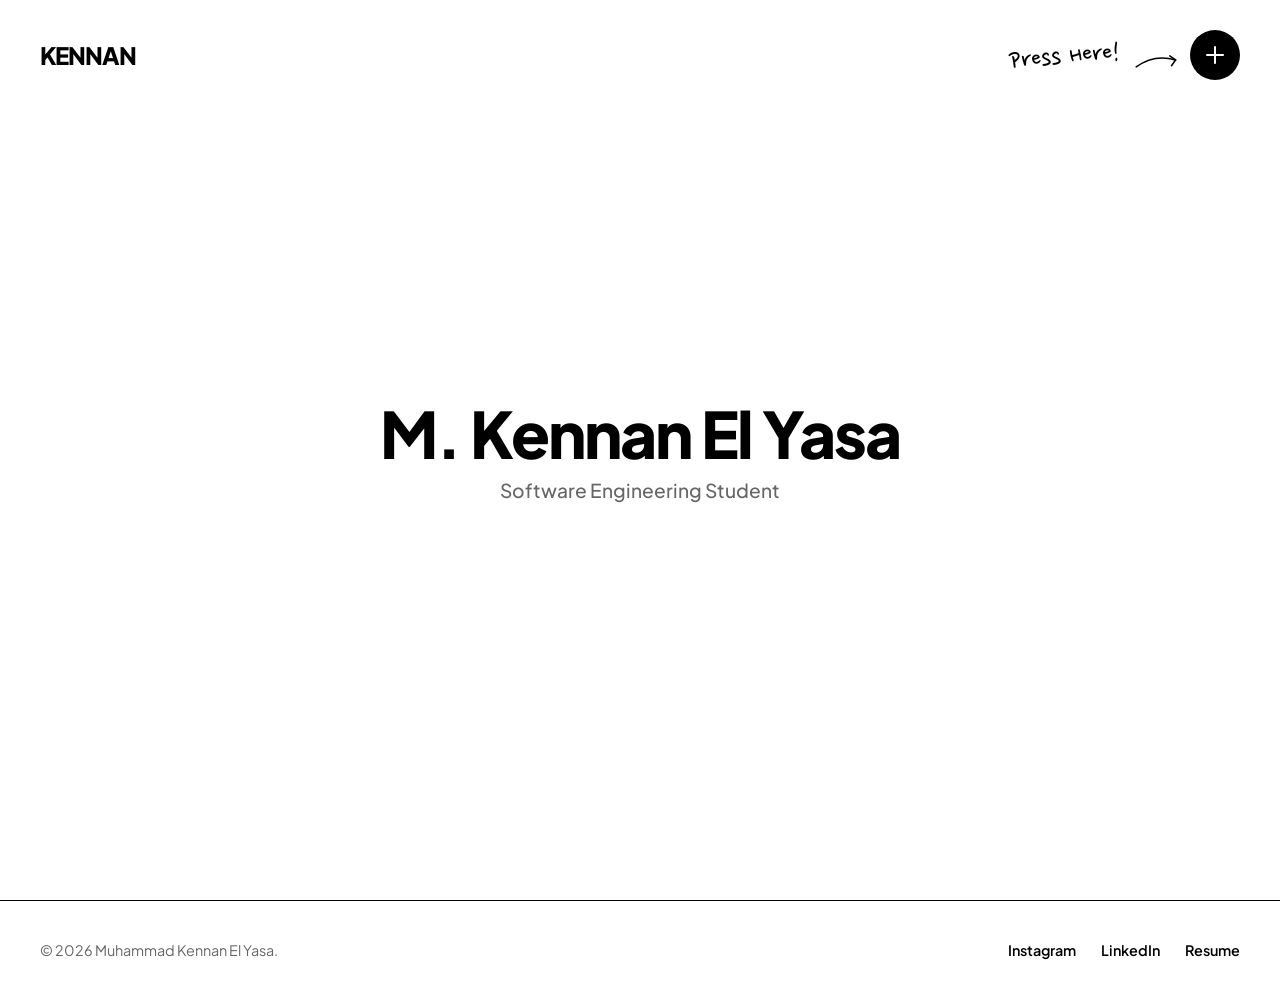
<file: index.html>
<!DOCTYPE html>
<html lang="id">
<head>
    <meta charset="UTF-8">
    <meta name="viewport" content="width=device-width, initial-scale=1.0">
    <title>M. Kennan El Yasa</title>
    <link rel="stylesheet" href="B.css">
</head>
<body>

    <nav class="navbar">
        <a href="index.html" class="brand">KENNAN</a>

        <button class="menu-toggle" onclick="toggleMenu()">
            <div class="menu-icon">
                <span></span> <span></span> </div>
        </button>
    </nav>

    <div class="click-guide">
        <span class="guide-text">Press Here!</span>
        <svg class="guide-arrow" viewBox="0 0 100 50" fill="none" stroke="black" stroke-width="3" stroke-linecap="round">
            <path d="M10,25 Q50,5 90,25" /> <path d="M90,25 L80,15" />      <path d="M90,25 L80,35" />      </svg>
    </div>

    <div class="overlay-menu">
        <ul class="menu-links">
            <li><a href="Portofolio.html">Projects</a></li>
            <li><a href="Biodata.html">About</a></li>
           <li><a href="kontak.html">Contact</a></li>
        </ul>
    </div>

    <main class="hero-minimal">
        <h1>M. Kennan El Yasa</h1>
        <p>Software Engineering Student</p>
    </main>
<footer>
        <p>&copy; 2026 Muhammad Kennan El Yasa.</p>
        
        <div class="footer-socials">
             <a href="https://www.instagram.com/maskennan_/" target="_blank">Instagram</a>
            <a href="https://www.linkedin.com/in/kennan-elyasa-a65a0b298/" target="_blank">LinkedIn</a>
            <a href="resume.html">Resume</a>
        </div>
    </footer>
<script>
        function toggleMenu() { document.body.classList.toggle('menu-open'); }
    </script>
</body>
</html>
</file>
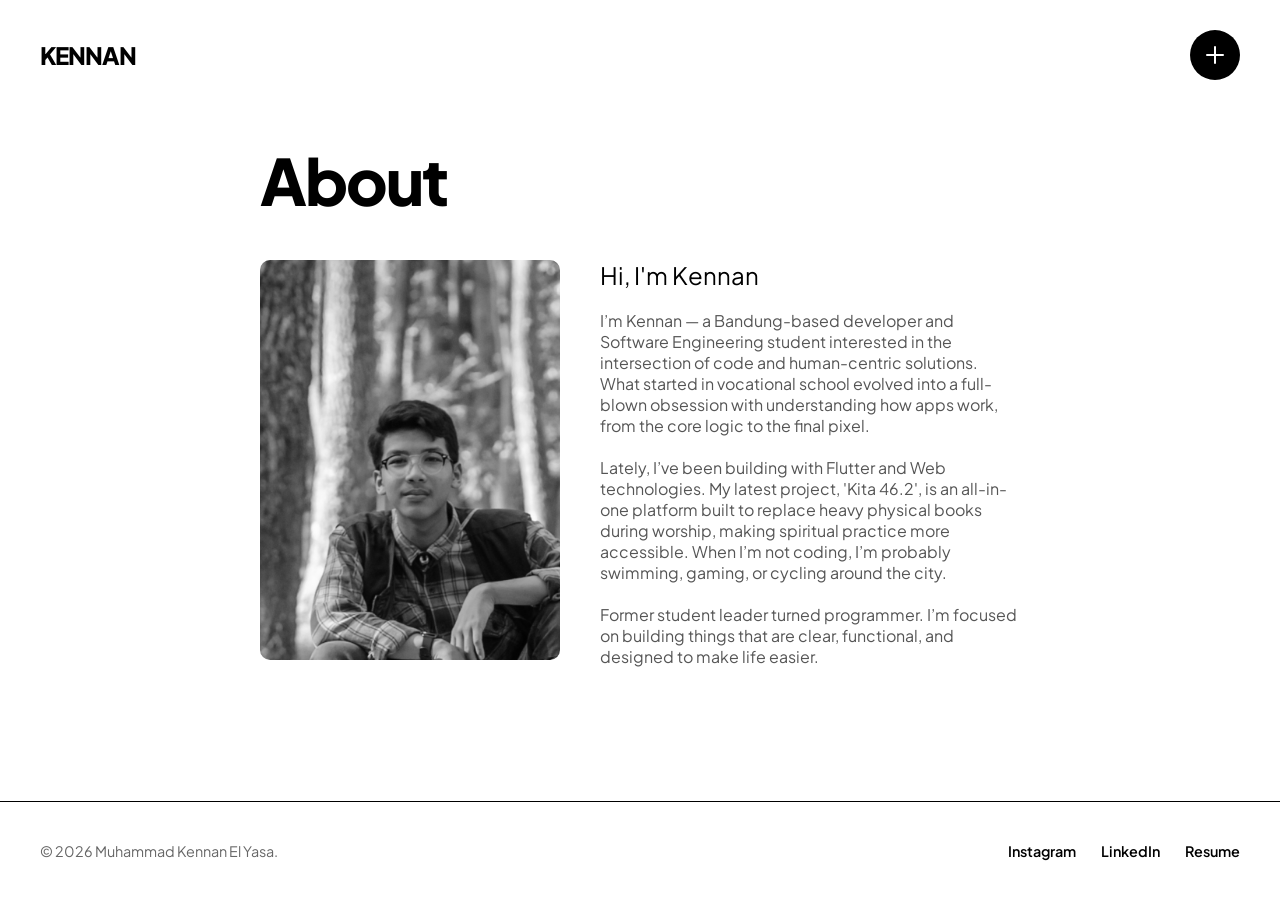
<file: Biodata.html>
<!DOCTYPE html>
<html lang="id">
<head>
    <meta charset="UTF-8">
    <meta name="viewport" content="width=device-width, initial-scale=1.0">
    <title>About - Kennan</title>
    <link rel="stylesheet" href="B.css">
</head>
<body>

    <nav class="navbar">
        <a href="index.html" class="brand">KENNAN</a>
        <button class="menu-toggle" onclick="toggleMenu()">
            <div class="menu-icon">
                <span></span><span></span>
            </div>
        </button>
    </nav>

    <div class="overlay-menu">
        <ul class="menu-links">
            <li><a href="Portofolio.html">Projects</a></li>
            <li><a href="Biodata.html">About</a></li> 
            <li><a href="kontak.html">Contact</a></li>
        </ul>
    </div>

    <main class="container">
        <h1 class="page-title">About</h1>
        
        <div style="display: flex; gap: 40px; flex-wrap: wrap;">
            <img src="Media/hutan2.JPG" style="width: 300px; height: 400px; object-fit: cover; filter: grayscale(100%); border-radius: 10px;">
            <div style="flex: 1; max-width: 600px;">
                <p style="font-size: 1.5rem; margin-bottom: 20px;">
                    Hi, I'm Kennan
                </p>
                <p style="color: #555;">
                    I’m Kennan — a Bandung-based developer and Software Engineering student interested in the intersection of code and human-centric solutions. What started in vocational school evolved into a full-blown obsession with understanding how apps work, from the core logic to the final pixel.
                </p></br>
                <p style="color: #555;">
                    Lately, I’ve been building with Flutter and Web technologies. My latest project, 'Kita 46.2', is an all-in-one platform built to replace heavy physical books during worship, making spiritual practice more accessible. When I’m not coding, I’m probably swimming, gaming, or cycling around the city.
                </p></br>
                <p style="color: #555;">
                    Former student leader turned programmer. I’m focused on building things that are clear, functional, and designed to make life easier.
                </p>
            </div>
        </div>
    </main>
<footer>
        <p>&copy; 2026 Muhammad Kennan El Yasa.</p>
        
        <div class="footer-socials">
             <a href="https://www.instagram.com/maskennan_/" target="_blank">Instagram</a>
            <a href="https://www.linkedin.com/in/kennan-elyasa-a65a0b298/" target="_blank">LinkedIn</a>
            <a href="resume.html">Resume</a>
        </div>
    </footer>
    <script>
        function toggleMenu() {
            document.body.classList.toggle('menu-open');
        }
    </script>

</body>
</html>
</file>
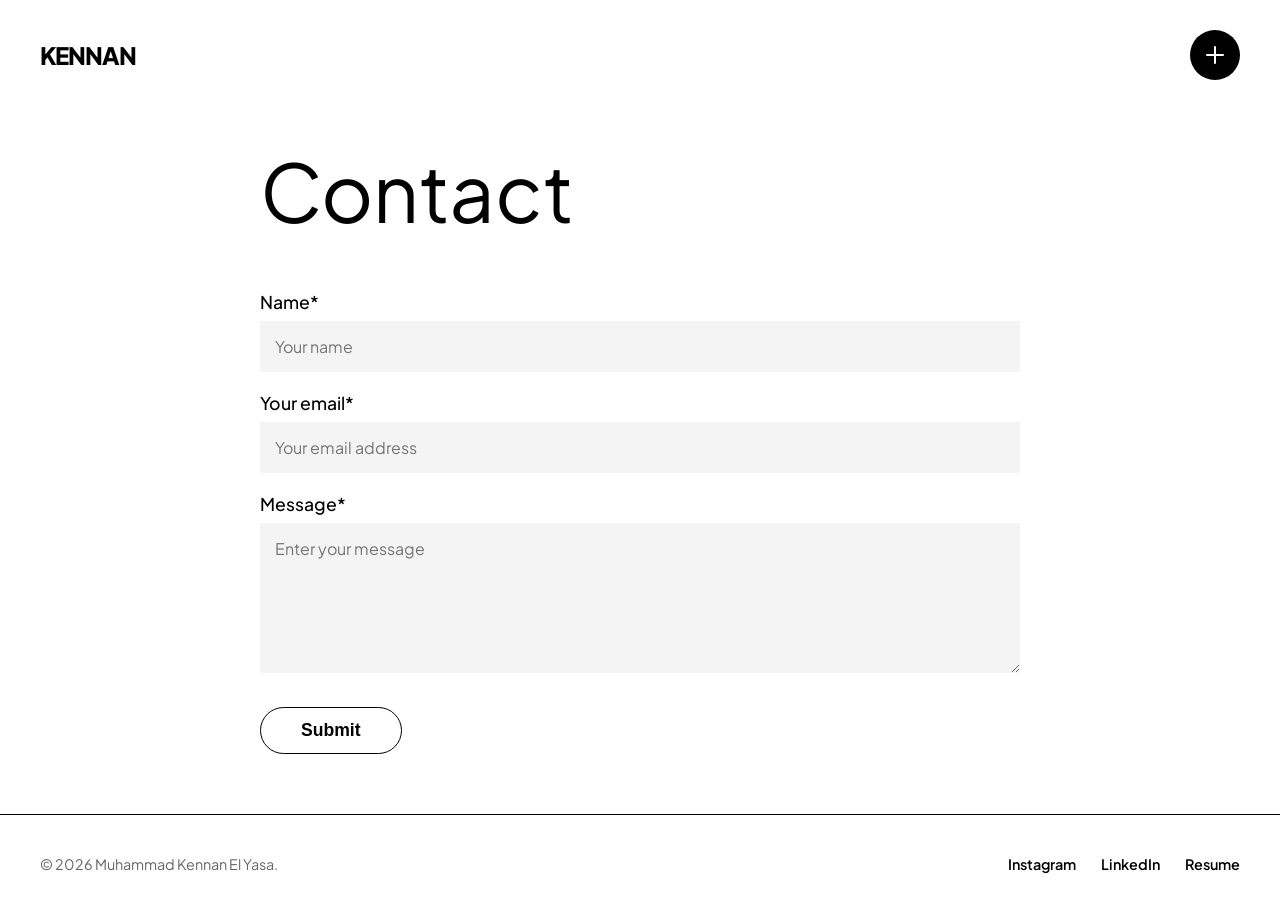
<file: kontak.html>
<!DOCTYPE html>
<html lang="id">
<head>
    <meta charset="UTF-8">
    <meta name="viewport" content="width=device-width, initial-scale=1.0">
    <title>Contact - Kennan</title>
    <link rel="stylesheet" href="B.css">
    
    <style>
        .popup-overlay {
            position: fixed; top: 0; left: 0; width: 100%; height: 100%;
            background: rgba(0, 0, 0, 0.4); z-index: 9999;
            display: none; justify-content: center; align-items: center;
            opacity: 0; transition: opacity 0.3s ease;
        }
        .popup-overlay.show { display: flex; opacity: 1; }
        .popup-content {
            background: #ffffff; padding: 40px 30px; border-radius: 8px;
            text-align: center; max-width: 400px; width: 90%;
            box-shadow: 0 10px 30px rgba(0,0,0,0.1);
            transform: translateY(20px); transition: transform 0.3s ease;
            border: 1px solid #eaeaea;
        }
        .popup-overlay.show .popup-content { transform: translateY(0); }
        .popup-content h2 { margin-bottom: 10px; font-size: 1.8rem; color: #000; }
        .popup-content p { color: #555; margin-bottom: 25px; line-height: 1.6; font-size: 1rem; }
        .btn-close-popup { width: 100%; margin-top: 0; }
    </style>
</head>
<body>

    <nav class="navbar">
        <a href="index.html" class="brand">KENNAN</a>
        <button class="menu-toggle" onclick="toggleMenu()">
            <div class="menu-icon"><span></span><span></span></div>
        </button>
    </nav>

    <div class="overlay-menu">
        <ul class="menu-links">
            <li><a href="Portofolio.html">Projects</a></li>
            <li><a href="Biodata.html">About</a></li>
            <li><a href="kontak.html">Contact</a></li> 
        </ul>
    </div>

    <main class="container">
        <h1 class="contact-title">Contact</h1>

        <form id="contactForm" action="https://formsubmit.co/ajax/muhammadkennanelyasa@gmail.com" method="POST" class="contact-form">
            
            <input type="hidden" name="_captcha" value="false">

            <div class="form-group">
                <label for="name">Name*</label>
                <input type="text" id="name" name="name" placeholder="Your name" required>
            </div>

            <div class="form-group">
                <label for="email">Your email*</label>
                <input type="email" id="email" name="email" placeholder="Your email address" required>
            </div>

            <div class="form-group">
                <label for="message">Message*</label>
                <textarea id="message" name="message" placeholder="Enter your message" required></textarea>
            </div>

            <button type="submit" class="btn-submit">Submit</button>
        </form>

        <div id="successPopup" class="popup-overlay">
            <div class="popup-content">
                <h2>Sent!</h2>
                <p>Thank you, your message has been sent successfully. I will respond to your email as soon as possible.</p>
                <button onclick="closePopup()" class="btn-submit btn-close-popup">Close</button>
            </div>
        </div>

    </main>
    
    <footer>
        <p>&copy; 2026 Muhammad Kennan El Yasa.</p>
        <div class="footer-socials">
            <a href="https://www.instagram.com/maskennan_/" target="_blank">Instagram</a>
            <a href="https://www.linkedin.com/in/kennan-elyasa-a65a0b298/" target="_blank">LinkedIn</a>
            <a href="resume.html">Resume</a>
        </div>
    </footer>
    
    <script>
        function toggleMenu() { document.body.classList.toggle('menu-open'); }

        const form = document.getElementById('contactForm');
        const popup = document.getElementById('successPopup');

        form.addEventListener('submit', function(e) {
            e.preventDefault(); 
            
            // Mengubah tombol menjadi "Mengirim..." saat proses loading
            const submitBtn = form.querySelector('button[type="submit"]');
            const originalBtnText = submitBtn.innerText;
            submitBtn.innerText = "Sending...";
            submitBtn.disabled = true;

            const formData = new FormData(form);

            fetch(form.action, {
                method: 'POST',
                body: formData,
                headers: {
                    'Accept': 'application/json' 
                }
            })
            .then(response => response.json())
            .then(data => {
                // Munculkan pop up
                popup.classList.add('show');
                form.reset();
                
                // Kembalikan tombol seperti semula
                submitBtn.innerText = originalBtnText;
                submitBtn.disabled = false;
            })
            .catch(error => {
                console.error(error);
                alert('Oops! Pastikan kamu membuka website ini lewat Netlify (bukan file lokal) dan koneksi internet stabil.');
                
                // Kembalikan tombol seperti semula
                submitBtn.innerText = originalBtnText;
                submitBtn.disabled = false;
            });
        });

        function closePopup() {
            popup.classList.remove('show');
        }
    </script>
</body>
</html>
</file>
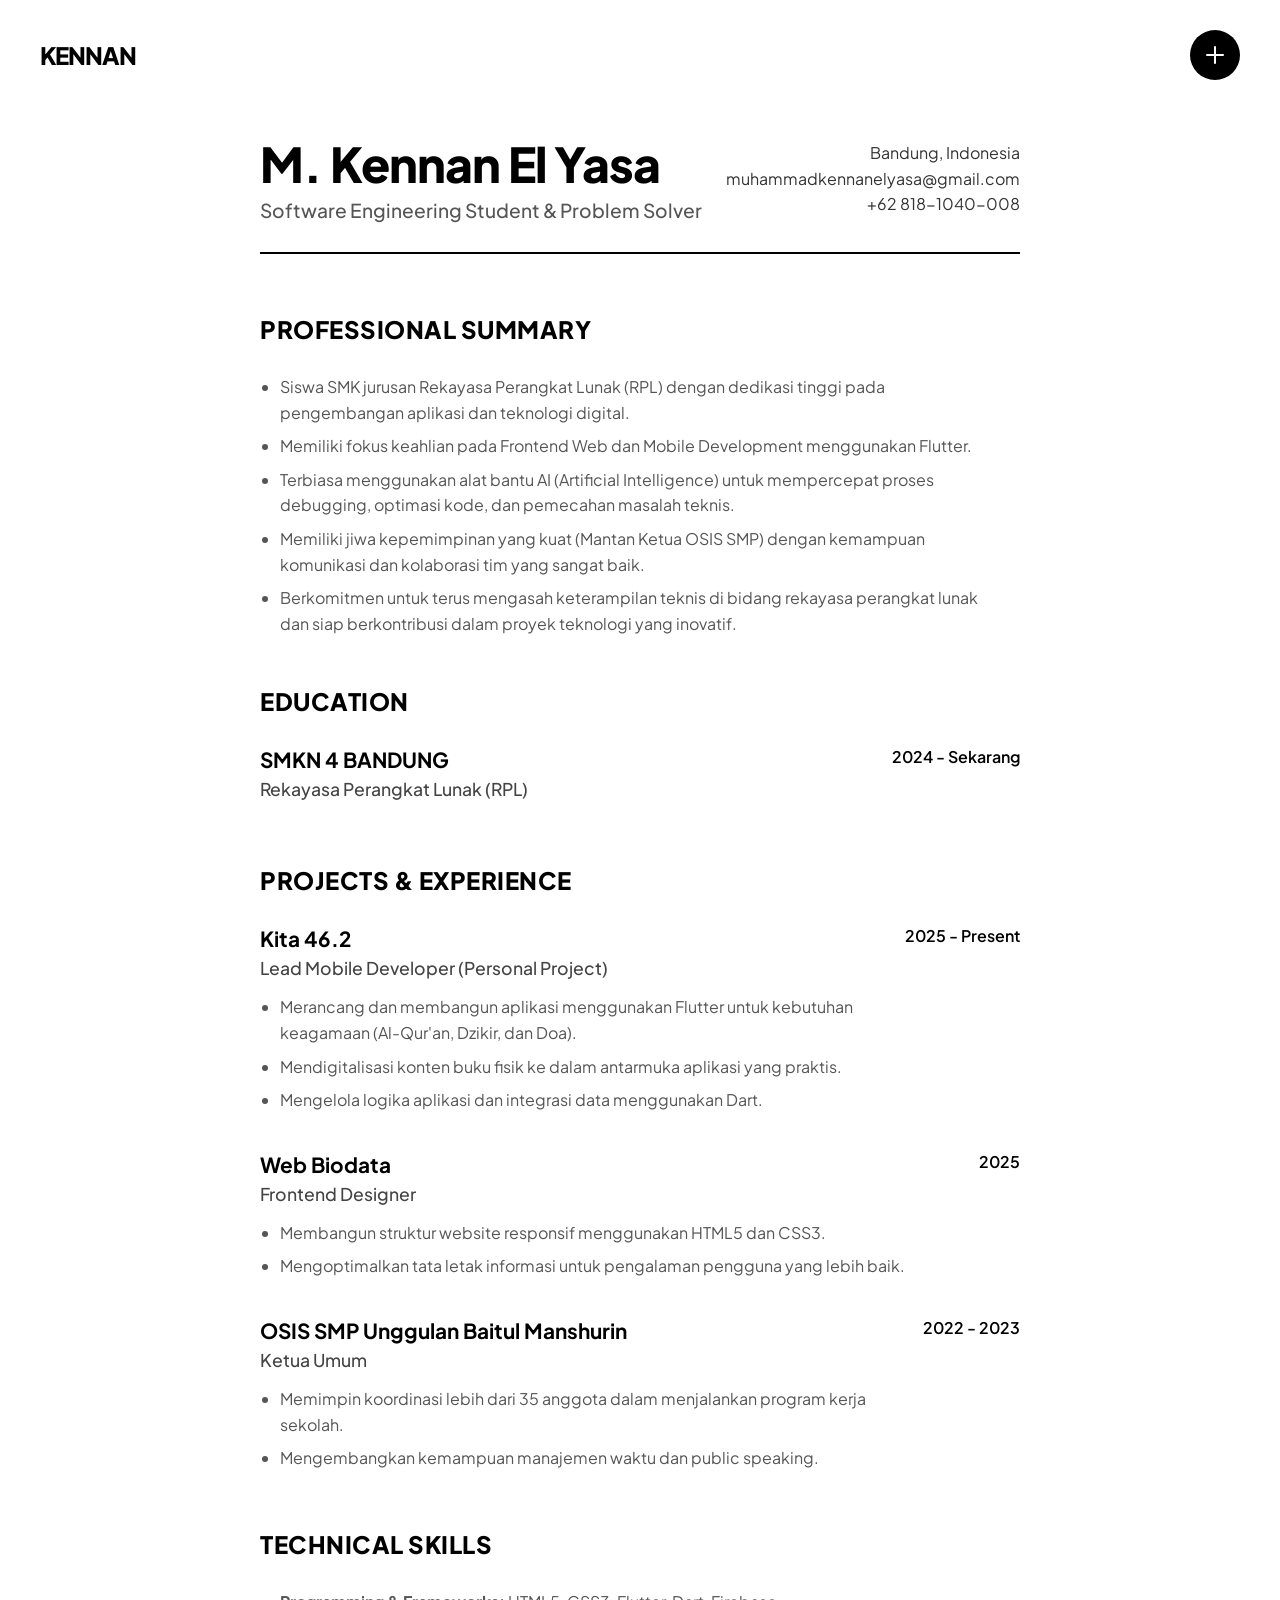
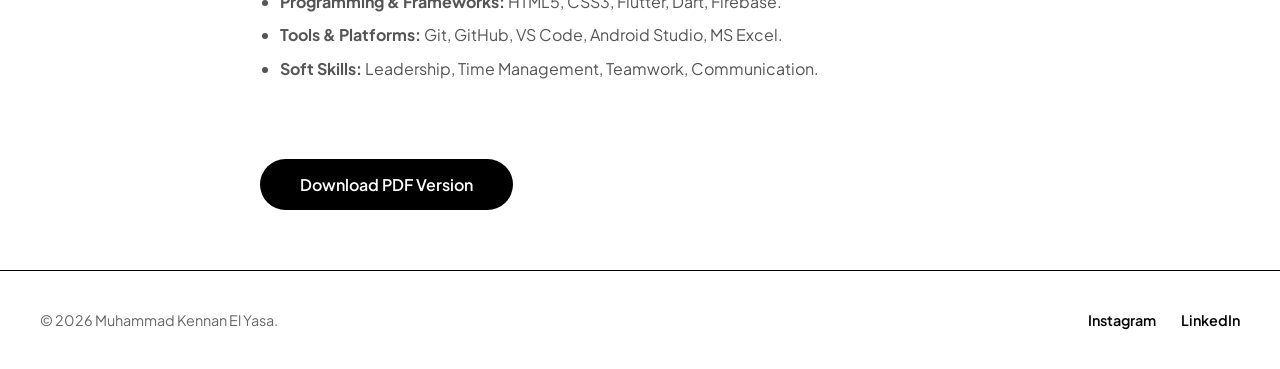
<file: resume.html>
<!DOCTYPE html>
<html lang="id">
<head>
    <meta charset="UTF-8">
    <meta name="viewport" content="width=device-width, initial-scale=1.0">
    <title>Resume - Muhammad Kennan El Yasa</title>
    <link rel="stylesheet" href="B.css">
</head>
<body>

    <nav class="navbar">
        <a href="index.html" class="brand">KENNAN</a>
        <button class="menu-toggle" onclick="toggleMenu()">
            <div class="menu-icon"><span></span><span></span></div>
        </button>
    </nav>

    <div class="overlay-menu">
        <ul class="menu-links">
            <li><a href="Portofolio.html">Projects</a></li>
            <li><a href="Biodata.html">About</a></li>
            <li><a href="kontak.html">Contact</a></li>
        </ul>
    </div>

    <main class="container">
        
        <header class="resume-header">
            <div class="resume-name">
                <h1>M. Kennan El Yasa</h1>
                <p>Software Engineering Student & Problem Solver</p>
            </div>
            <div class="resume-contact">
                <p>Bandung, Indonesia</p>
                <p>muhammadkennanelyasa@gmail.com</p>
                <p>+62 818-1040-008</p>
            </div>
        </header>

        <section class="resume-section">
            <h2 class="section-title">Professional Summary</h2>
             <div class="item-main">
                    <ul>
                        <li>Siswa SMK jurusan Rekayasa Perangkat Lunak (RPL) dengan dedikasi tinggi pada pengembangan aplikasi dan teknologi digital.</li>
                        <li>Memiliki fokus keahlian pada Frontend Web dan Mobile Development menggunakan Flutter.</li>
                        <li>Terbiasa menggunakan alat bantu AI (Artificial Intelligence) untuk mempercepat proses debugging, optimasi kode, dan pemecahan masalah teknis.</li>
                        <li>Memiliki jiwa kepemimpinan yang kuat (Mantan Ketua OSIS SMP) dengan kemampuan komunikasi dan kolaborasi tim yang sangat baik.</li>
                        <li>Berkomitmen untuk terus mengasah keterampilan teknis di bidang rekayasa perangkat lunak dan siap berkontribusi dalam proyek teknologi yang inovatif.</li>
                    </ul>
                </div>
        </section>

        <section class="resume-section">
            <h2 class="section-title">Education</h2>
            <div class="resume-item">
                <div class="item-main">
                    <h3>SMKN 4 BANDUNG</h3>
                    <h4>Rekayasa Perangkat Lunak (RPL)</h4>
                </div>
                <div class="item-date">2024 - Sekarang</div>
            </div>
        </section>

        <section class="resume-section">
            <h2 class="section-title">Projects & Experience</h2>
            
            <div class="resume-item">
                <div class="item-main">
                    <h3>Kita 46.2</h3>
                    <h4>Lead Mobile Developer (Personal Project)</h4>
                    <ul>
                        <li>Merancang dan membangun aplikasi menggunakan Flutter untuk kebutuhan keagamaan (Al-Qur'an, Dzikir, dan Doa).</li>
                        <li>Mendigitalisasi konten buku fisik ke dalam antarmuka aplikasi yang praktis.</li>
                        <li>Mengelola logika aplikasi dan integrasi data menggunakan Dart.</li>
                    </ul>
                </div>
                <div class="item-date">2025 - Present</div>
            </div>

            <div class="resume-item">
                <div class="item-main">
                    <h3>Web Biodata</h3>
                    <h4>Frontend Designer</h4>
                    <ul>
                        <li>Membangun struktur website responsif menggunakan HTML5 dan CSS3.</li>
                        <li>Mengoptimalkan tata letak informasi untuk pengalaman pengguna yang lebih baik.</li>
                    </ul>
                </div>
                <div class="item-date">2025</div>
            </div>

            <div class="resume-item">
                <div class="item-main">
                    <h3>OSIS SMP Unggulan Baitul Manshurin</h3>
                    <h4>Ketua Umum</h4>
                    <ul>
                        <li>Memimpin koordinasi lebih dari 35 anggota dalam menjalankan program kerja sekolah.</li>
                        <li>Mengembangkan kemampuan manajemen waktu dan public speaking.</li>
                    </ul>
                </div>
                <div class="item-date">2022 - 2023</div>
            </div>
        </section>

        <section class="resume-section">
            <h2 class="section-title">Technical Skills</h2>
            <div class="resume-item">
                <div class="item-main">
                    <ul>
                        <li><strong>Programming & Frameworks:</strong> HTML5, CSS3, Flutter, Dart, Firebase.</li>
                        <li><strong>Tools & Platforms:</strong> Git, GitHub, VS Code, Android Studio, MS Excel.</li>
                        <li><strong>Soft Skills:</strong> Leadership, Time Management, Teamwork, Communication.</li>
                    </ul>
                </div>
            </div>
        </section>

        <a href="#" class="download-btn">Download PDF Version</a>

    </main>

    <footer>
        <p>&copy; 2026 Muhammad Kennan El Yasa.</p>
        <div class="footer-socials">
            <a href="https://www.instagram.com/maskennan_/" target="_blank">Instagram</a>
            <a href="https://www.linkedin.com/in/kennan-elyasa-a65a0b298/" target="_blank">LinkedIn</a>
        </div>
    </footer>

    <script>
        function toggleMenu() { document.body.classList.toggle('menu-open'); }
    </script>
</body>
</html>
</file>
<file: B.css>
/* --- B.css : FINAL VERSION (Index Fix + Contact Form + Footer) --- */

/* Tambahkan ini untuk font tulisan tangan yang kece */
@import url('https://fonts.googleapis.com/css2?family=Nanum+Pen+Script&display=swap');
/* Import Font */
@import url('https://fonts.googleapis.com/css2?family=Plus+Jakarta+Sans:wght@400;500;700;800&display=swap');
/* Opsional: Font Serif untuk Judul Contact agar mirip referensi */
@import url('https://fonts.googleapis.com/css2?family=Playfair+Display:wght@400;600&display=swap');

:root {
  --bg-color: #ffffff;
  --text-color: #000000;
  --menu-bg: #ffffff;
  --input-bg: #f4f4f4; /* Warna abu-abu kolom input */
  --z-navbar: 2000;
  --z-menu: 1500;
}

* { margin: 0; padding: 0; box-sizing: border-box; }

body {
  background-color: var(--bg-color);
  color: var(--text-color);
  font-family: 'Plus Jakarta Sans', sans-serif;
  overflow-x: hidden;
  width: 100%;
  display: flex;
  flex-direction: column;
  min-height: 100vh; /* Agar footer selalu di bawah */
}

a { text-decoration: none; color: inherit; }

/* --- NAVBAR FIXED --- */
.navbar {
  position: fixed; top: 0; left: 0; width: 100%;
  padding: 30px 40px; display: flex; justify-content: space-between; align-items: center;
  z-index: var(--z-navbar);
  background: transparent;
}

.brand {
  font-weight: 800;
  font-size: 1.5rem; /* Sedikit lebih besar */
  text-transform: uppercase;
  color: #000;
  letter-spacing: -1px; /* Agar lebih padat & modern */
  background: none;
  padding: 0;
  border: none;
  backdrop-filter: none;
}

.menu-toggle {
  width: 50px; height: 50px; background: #000; color: #fff;
  border-radius: 50%; border: none; cursor: pointer;
  display: flex; justify-content: center; align-items: center;
  transition: transform 0.3s ease; z-index: 2001;
}
.menu-toggle:hover { transform: scale(1.1); }

.menu-icon { position: relative; width: 18px; height: 18px; }
.menu-icon span {
  position: absolute; background-color: #fff; border-radius: 2px; transition: 0.4s;
}
.menu-icon span:nth-child(1) { width: 100%; height: 2px; top: 50%; left: 0; transform: translateY(-50%); }
.menu-icon span:nth-child(2) { width: 2px; height: 100%; top: 0; left: 50%; transform: translateX(-50%); }

body.menu-open .menu-toggle { background: #000; }
body.menu-open .menu-icon span:nth-child(1) { transform: translateY(-50%) rotate(45deg); }
body.menu-open .menu-icon span:nth-child(2) { transform: translateX(-50%) rotate(45deg); }


/* --- OVERLAY MENU --- */
.overlay-menu {
  position: fixed; top: 0; left: 0; width: 100%; height: 100vh;
  background-color: var(--menu-bg);
  display: flex; flex-direction: column; justify-content: center;
  padding-left: 8%; z-index: var(--z-menu);
  opacity: 0; visibility: hidden; transition: 0.4s;
}
body.menu-open .overlay-menu { opacity: 1; visibility: visible; }

.menu-links {
  list-style: none;
  padding: 0;
}
.menu-links li {
  overflow: hidden;
  /* Hapus margin-bottom negatif yang bikin kepotong */
  margin-bottom: 0; 
}
.menu-links a {
  display: block;
  font-size: 8vw; /* Ukuran font besar */
  font-weight: 700;
  color: #000;
  
  /* PERBAIKAN UTAMA DISINI */
  line-height: 1.3;      /* Beri jarak antar baris lebih lega */
  padding: 10px 0;       /* Beri ruang atas/bawah agar huruf 'g', 'y', 'j' tidak kepotong */
  
  letter-spacing: -3px;
  transform: translateY(100%);
  transition: transform 0.5s cubic-bezier(0.19, 1, 0.22, 1);
}
.menu-links a:hover { color: #444; transform: translateX(20px) !important; }

body.menu-open .menu-links li:nth-child(1) a { transition-delay: 0.1s; transform: translateY(0); }
body.menu-open .menu-links li:nth-child(2) a { transition-delay: 0.2s; transform: translateY(0); }
body.menu-open .menu-links li:nth-child(3) a { transition-delay: 0.3s; transform: translateY(0); }


/* --- HERO INDEX (Fix Overlapping) --- */
.hero-minimal {
  width: 100%;
  height: 100vh;       /* Tinggi Full Layar */
  min-height: 600px;   /* Minimal tinggi agar tidak gepeng di layar pendek */
  display: flex;
  flex-direction: column;
  justify-content: center; /* Konten di tengah vertikal */
  align-items: center;     /* Konten di tengah horizontal */
  text-align: center;
  padding: 0 20px;
  position: relative;
  z-index: 1;          /* Di bawah navbar */
}
.hero-minimal h1 {
  font-size: 4rem; font-weight: 800; letter-spacing: -2px;
  margin-bottom: 10px; line-height: 1.1;
}
.hero-minimal p { font-size: 1.2rem; color: #666; font-weight: 500; }


/* --- CONTAINER UTAMA (Biodata/Portofolio/Contact) --- */
.container {
  max-width: 800px;
  margin: 0 auto;
  padding: 140px 20px 60px 20px;
  width: 100%;
  flex: 1; /* Mendorong footer ke bawah */
}

.page-title {
  font-size: 4rem; font-weight: 800; margin-bottom: 40px; letter-spacing: -2px;
}
/* Style Judul Contact agar mirip referensi */
.contact-title {
  font-family: 'Plus Jakarta Sans', sans-serif; /* Font Serif Elegan */
  font-size: 5rem;
  font-weight: 400;
  margin-bottom: 50px;
}

/* --- CONTACT FORM STYLE (Baru) --- */
.contact-form {
  display: flex; flex-direction: column; gap: 20px;
}
.form-group label {
  display: block; font-size: 1.1rem; margin-bottom: 8px; font-weight: 500;
}
.form-group input, 
.form-group textarea {
  width: 100%;
  padding: 15px;
  background-color: var(--input-bg); /* Abu-abu muda */
  border: none;
  font-size: 1rem;
  font-family: 'Plus Jakarta Sans', sans-serif;
  color: #333;
  outline: none;
  transition: 0.3s;
}
.form-group input:focus, 
.form-group textarea:focus {
  background-color: #eaeaea; /* Gelap dikit pas diklik */
}
.form-group textarea {
  height: 150px; resize: vertical;
}

.btn-submit {
  display: inline-block;
  padding: 12px 40px;
  background-color: transparent;
  color: #000;
  border: 1px solid #000;
  border-radius: 50px;
  font-size: 1.1rem;
  font-weight: 600;
  cursor: pointer;
  width: fit-content;
  transition: 0.3s;
  margin-top: 10px;
}
.btn-submit:hover {
  background-color: #000; color: #fff;
}


/* --- CSS Portofolio & Slider (Tetap Ada) --- */
.project-card { margin-bottom: 100px; border-bottom: 1px solid #ddd; padding-bottom: 60px; }
.project-header { display: flex; justify-content: space-between; align-items: flex-end; margin-bottom: 25px; border-bottom: 2px solid #000; padding-bottom: 15px; }
.project-title { font-size: 2rem; font-weight: 700; }
.slider-container { position: relative; width: 100%; height: 450px; background: #f4f4f4; overflow: hidden; border-radius: 8px; margin-bottom: 25px; }
.slider-track { display: flex; height: 100%; transition: transform 0.5s cubic-bezier(0.25, 1, 0.5, 1); }
.slider-track img { width: 100%; height: 100%; object-fit: cover; flex-shrink: 0; }
.slider-btn { position: absolute; top: 50%; transform: translateY(-50%); background: #fff; color: #000; width: 50px; height: 50px; border-radius: 50%; border: 1px solid #000; font-size: 1.5rem; cursor: pointer; z-index: 10; display: flex; align-items: center; justify-content: center; opacity: 0; transition: 0.2s; }
.slider-container:hover .slider-btn { opacity: 1; }
.prev-btn { left: 20px; } .next-btn { right: 20px; }

/* --- FOOTER (Baru) --- */
footer {
  padding: 40px 40px; /* Samakan dengan padding Navbar */
  border-top: 1px solid #000000; /* Garis pemisah halus */
  margin-top: auto;
  
  display: flex;
  justify-content: space-between; /* Jarak maksimal kiri-kanan */
  align-items: center;
  
  font-size: 0.9rem;
  color: #666;
  background-color: var(--bg-color);
}

/* Style Link Sosmed */
.footer-socials {
  display: flex;
  gap: 25px; /* Jarak antar link */
}

.footer-socials a {
  color: #000; /* Hitam pekat */
  font-weight: 600;
  position: relative; /* Untuk animasi garis bawah */
  transition: color 0.3s;
}

/* Efek Garis Bawah saat Hover */
.footer-socials a::after {
  content: '';
  position: absolute;
  width: 0;
  height: 1px;
  bottom: -2px;
  left: 0;
  background-color: #000;
  transition: width 0.3s ease;
}

.footer-socials a:hover::after {
  width: 100%; /* Garis memanjang */
}

/* --- STYLE KHUSUS HALAMAN RESUME --- */

/* Header Resume (Nama & Kontak) */
.resume-header {
  display: flex;
  justify-content: space-between;
  align-items: flex-start;
  margin-bottom: 60px;
  border-bottom: 2px solid #000;
  padding-bottom: 30px;
}

.resume-name h1 {
  font-size: 3rem;
  font-weight: 800;
  letter-spacing: -1px;
  line-height: 1;
  margin-bottom: 10px;
}

.resume-name p {
  font-size: 1.2rem;
  color: #555;
  font-weight: 500;
}

.resume-contact {
  text-align: right;
  font-size: 1rem;
  color: #333;
  line-height: 1.6;
}

/* Section Resume (Education, Experience, etc) */
.resume-section {
  margin-bottom: 50px;
}

.section-title {
  font-size: 1.5rem;
  font-weight: 800;
  text-transform: uppercase;
  margin-bottom: 30px;
  color: #000;
  letter-spacing: 0.5px;
}

/* Item Resume (Per Pekerjaan/Sekolah) */
.resume-item {
  display: flex;
  justify-content: space-between; /* Kiri: Info, Kanan: Tanggal */
  margin-bottom: 30px;
  flex-wrap: wrap; /* Agar aman di HP */
}

.item-main {
  flex: 1;
  padding-right: 20px;
}

.item-main h3 {
  font-size: 1.3rem;
  font-weight: 700;
  margin-bottom: 5px;
}

.item-main h4 {
  font-size: 1.1rem;
  font-weight: 500;
  color: #444;
  margin-bottom: 15px;
}

.item-main ul {
  list-style-type: disc;
  padding-left: 20px;
  color: #555;
  line-height: 1.6;
}

.item-main ul li {
  margin-bottom: 8px;
}

.item-date {
  font-weight: 600;
  color: #000;
  white-space: nowrap; /* Agar tanggal tidak turun baris sembarangan */
}

/* Tombol Download Resume */
.download-btn {
  display: inline-block;
  margin-top: 20px;
  padding: 15px 40px;
  background: #000;
  color: #fff;
  border-radius: 50px;
  font-weight: 600;
  transition: 0.3s;
}
.download-btn:hover {
  background: #333;
  transform: translateY(-2px);
}

/* --- STYLE KHUSUS PETUNJUK MENU (INDEX ONLY) --- */
.click-guide {
  position: fixed;
  top: 40px;       /* Sesuaikan ketinggian dengan tombol menu */
  right: 100px;    /* Geser ke kiri dari tombol menu */
  z-index: 1900;   /* Di bawah navbar tapi di atas konten */
  display: flex;
  align-items: center;
  gap: 10px;
  opacity: 0;
  animation: fadeInBounce 1.5s ease-out 1s forwards; /* Muncul perlahan setelah 1 detik */
  pointer-events: none; /* Agar tidak menghalangi klik */
  transition: opacity 0.3s ease, visibility 0.3s;
}

body.menu-open .click-guide {
    opacity: 0 !important;   /* Paksa jadi transparan */
    visibility: hidden;      /* Hilangkan dari akses klik */
    animation: none;         /* Matikan animasi goyangnya */
}

.guide-text {
  font-family: 'Nanum Pen Script', cursive; /* Font tulisan tangan */
  font-size: 1.8rem;
  color: #000;
  transform: rotate(-5deg); /* Miring sedikit biar artistik */
}

.guide-arrow {
  width: 50px;
  height: auto;
  transform: rotate(-10deg) translateY(5px);
}

/* Animasi Muncul & Goyang Dikit */
@keyframes fadeInBounce {
  0% { opacity: 0; transform: translateX(-20px); }
  100% { opacity: 1; transform: translateX(0); }
}

/* Responsive Mobile Resume */
@media (max-width: 768px) {
  .resume-header {
    flex-direction: column;
    gap: 20px;
  }
  .resume-contact {
    text-align: left;
  }
  .resume-item {
    flex-direction: column;
  }
  .item-date {
    margin-bottom: 10px;
    color: #666;
    font-size: 0.9rem;
  }
  .resume-name h1 { font-size: 2.5rem; }
  .hero-minimal h1 { font-size: 2.5rem; }
  .page-title { font-size: 2.5rem; }
  .contact-title { font-size: 3rem; }
  .guide-text { font-size: 1.2rem; }
}
</file>
